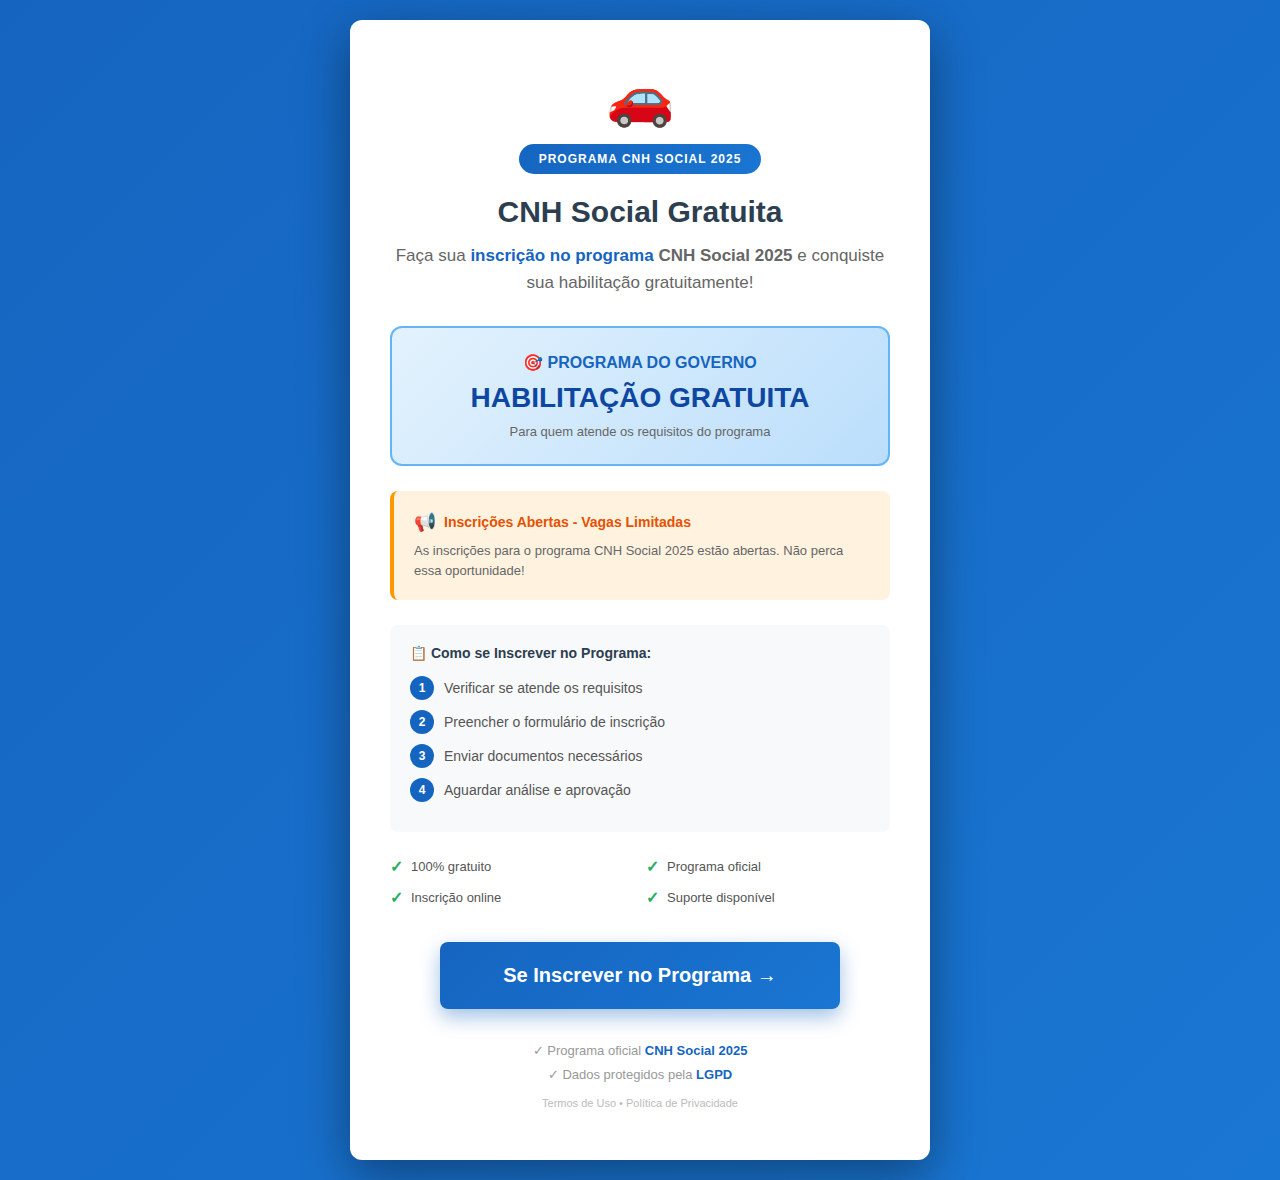
<file: acesso/participe.html>
﻿<!DOCTYPE html>
<html lang="pt-br">
<head>
    <script src="../scripts/utms/latest.js" data-utmify-prevent-xcod-sck="" data-utmify-prevent-subids="" async="" defer=""></script>
    
    <meta charset="UTF-8">
    <meta name="viewport" content="width=device-width, initial-scale=1.0">
    <title>CNH Social 2025 - Inscrição no Programa</title>
    <meta name="description" content="Faça sua inscrição no Programa CNH Social 2025. Habilitação gratuita para quem precisa.">
    <style>
      * {
        margin: 0;
        padding: 0;
        box-sizing: border-box;
      }
      
      body {
        font-family: 'Segoe UI', Tahoma, Geneva, Verdana, sans-serif;
        background: linear-gradient(135deg, #1565c0 0%, #1976d2 100%);
        display: flex;
        align-items: center;
        justify-content: center;
        min-height: 100vh;
        padding: 20px;
      }
      
      .container {
        background: white;
        padding: 45px 40px;
        max-width: 580px;
        width: 100%;
        border-radius: 12px;
        box-shadow: 0 15px 50px rgba(0, 0, 0, 0.4);
        text-align: center;
        animation: slideUp 0.5s ease-out;
      }
      
      @keyframes slideUp {
        from {
          opacity: 0;
          transform: translateY(30px);
        }
        to {
          opacity: 1;
          transform: translateY(0);
        }
      }
      
      .logo {
        font-size: 55px;
        margin-bottom: 15px;
      }
      
      .badge {
        display: inline-block;
        background: linear-gradient(135deg, #1565c0 0%, #1976d2 100%);
        color: white;
        padding: 8px 20px;
        border-radius: 20px;
        font-size: 12px;
        font-weight: 700;
        text-transform: uppercase;
        letter-spacing: 1px;
        margin-bottom: 20px;
      }
      
      h1 {
        font-size: 30px;
        color: #2c3e50;
        margin-bottom: 12px;
        line-height: 1.2;
      }
      
      .subtitle {
        font-size: 17px;
        color: #666;
        margin-bottom: 30px;
        line-height: 1.6;
      }
      
      .highlight {
        color: #1565c0;
        font-weight: 600;
      }
      
      .info-box {
        background: linear-gradient(135deg, #e3f2fd 0%, #bbdefb 100%);
        padding: 25px;
        border-radius: 12px;
        margin: 25px 0;
        border: 2px solid #64b5f6;
      }
      
      .info-box-title {
        font-size: 16px;
        color: #1565c0;
        margin-bottom: 10px;
        font-weight: 700;
        text-transform: uppercase;
      }
      
      .info-box-value {
        font-size: 28px;
        color: #0d47a1;
        font-weight: 900;
        margin: 10px 0;
      }
      
      .info-box-text {
        font-size: 13px;
        color: #666;
        margin-top: 8px;
      }
      
      .alert-box {
        background: #fff3e0;
        padding: 20px;
        border-radius: 8px;
        margin: 25px 0;
        border-left: 4px solid #ff9800;
        text-align: left;
      }
      
      .alert-title {
        font-size: 14px;
        color: #e65100;
        margin-bottom: 8px;
        font-weight: 700;
        display: flex;
        align-items: center;
      }
      
      .alert-title::before {
        content: "📢";
        margin-right: 8px;
        font-size: 18px;
      }
      
      .alert-text {
        font-size: 13px;
        color: #666;
        line-height: 1.5;
      }
      
      .steps-mini {
        text-align: left;
        background: #f8f9fa;
        padding: 20px;
        border-radius: 8px;
        margin: 25px 0;
      }
      
      .steps-mini h3 {
        font-size: 14px;
        color: #2c3e50;
        margin-bottom: 15px;
        font-weight: 700;
      }
      
      .step-mini {
        display: flex;
        align-items: center;
        margin: 10px 0;
        font-size: 14px;
        color: #555;
      }
      
      .step-mini span {
        background: #1565c0;
        color: white;
        width: 24px;
        height: 24px;
        border-radius: 50%;
        display: inline-flex;
        align-items: center;
        justify-content: center;
        font-weight: 600;
        font-size: 12px;
        margin-right: 10px;
        flex-shrink: 0;
      }
      
      .benefits {
        display: grid;
        grid-template-columns: 1fr 1fr;
        gap: 12px;
        margin: 25px 0;
        text-align: left;
      }
      
      .benefit-item {
        font-size: 13px;
        color: #555;
        display: flex;
        align-items: center;
      }
      
      .benefit-item::before {
        content: "✓";
        color: #27ae60;
        font-weight: 700;
        margin-right: 8px;
        font-size: 16px;
      }
      
      .cta-button {
        background: linear-gradient(135deg, #1565c0 0%, #1976d2 100%);
        color: white;
        border: none;
        padding: 22px 50px;
        font-size: 20px;
        font-weight: 700;
        border-radius: 8px;
        cursor: pointer;
        transition: all 0.3s ease;
        box-shadow: 0 8px 20px rgba(21, 101, 192, 0.4);
        width: 100%;
        max-width: 400px;
        margin-top: 10px;
      }
      
      .cta-button:hover {
        transform: translateY(-3px);
        box-shadow: 0 12px 30px rgba(21, 101, 192, 0.6);
      }
      
      .cta-button:disabled {
        background: #95a5a6;
        cursor: not-allowed;
        transform: none;
        box-shadow: none;
      }
      
      .info-text {
        margin-top: 30px;
        font-size: 13px;
        color: #999;
        line-height: 1.8;
      }
      
      .info-text strong {
        color: #1565c0;
      }
      
      .loading {
        display: none;
        color: #1565c0;
        margin-top: 20px;
        font-size: 15px;
        font-weight: 500;
      }
      
      .spinner {
        display: inline-block;
        width: 18px;
        height: 18px;
        border: 3px solid #f3f3f3;
        border-top: 3px solid #1565c0;
        border-radius: 50%;
        animation: spin 0.8s linear infinite;
        margin-right: 10px;
      }
      
      @keyframes spin {
        0% { transform: rotate(0deg); }
        100% { transform: rotate(360deg); }
      }
      
      @media (max-width: 600px) {
        .container {
          padding: 35px 25px;
        }
        
        h1 {
          font-size: 26px;
        }
        
        .subtitle {
          font-size: 15px;
        }
        
        .info-box-value {
          font-size: 24px;
        }
        
        .benefits {
          grid-template-columns: 1fr;
        }
        
        .cta-button {
          padding: 20px 40px;
          font-size: 18px;
        }
        
        .step-mini {
          font-size: 13px;
        }
      }
    </style>
  </head>
  <body>
    <div class="container">
      <div class="logo">🚗</div>
      
      <div class="badge">Programa <strong>CNH Social 2025</strong></div>
      
      <h1>CNH Social Gratuita</h1>
      
      <p class="subtitle">
        Faça sua <span class="highlight">inscrição no programa</span> 
        <strong>CNH Social 2025</strong> e conquiste sua habilitação gratuitamente!
      </p>
      
      <div class="info-box">
        <div class="info-box-title">🎯 Programa do Governo</div>
        <div class="info-box-value">HABILITAÇÃO GRATUITA</div>
        <div class="info-box-text">Para quem atende os requisitos do programa</div>
      </div>
      
      <div class="alert-box">
        <div class="alert-title">Inscrições Abertas - Vagas Limitadas</div>
        <div class="alert-text">As inscrições para o programa CNH Social 2025 estão abertas. Não perca essa oportunidade!</div>
      </div>
      
      <div class="steps-mini">
        <h3>📋 Como se Inscrever no Programa:</h3>
        <div class="step-mini">
          <span>1</span>
          <div>Verificar se atende os requisitos</div>
        </div>
        <div class="step-mini">
          <span>2</span>
          <div>Preencher o formulário de inscrição</div>
        </div>
        <div class="step-mini">
          <span>3</span>
          <div>Enviar documentos necessários</div>
        </div>
        <div class="step-mini">
          <span>4</span>
          <div>Aguardar análise e aprovação</div>
        </div>
      </div>
      
      <div class="benefits">
        <div class="benefit-item">100% gratuito</div>
        <div class="benefit-item">Programa oficial</div>
        <div class="benefit-item">Inscrição online</div>
        <div class="benefit-item">Suporte disponível</div>
      </div>
      
      <button id="btn-cta" class="cta-button">
        Se Inscrever no Programa →
      </button>
      
      <div class="loading" id="loading">
        <div class="spinner"></div>
        Abrindo inscrição do programa...
      </div>
      
      <p class="info-text">
        ✓ Programa oficial <strong>CNH Social 2025</strong><br>
        ✓ Dados protegidos pela <strong>LGPD</strong><br>
        <span style="font-size: 11px; color: #bbb; margin-top: 8px; display: inline-block;">
          <a href="#" style="color: #bbb; text-decoration: none;">Termos de Uso</a> • 
          <a href="#" style="color: #bbb; text-decoration: none;">Política de Privacidade</a>
        </span>
      </p>
    </div>

    <script>
      document.addEventListener('DOMContentLoaded', function() {
        const btnCta = document.getElementById('btn-cta');
        const loading = document.getElementById('loading');
        
        btnCta.addEventListener('click', function() {
          btnCta.disabled = true;
          btnCta.textContent = 'Carregando...';
          loading.style.display = 'block';
          
          // Pega as UTMs da URL atual
          const urlParams = new URLSearchParams(window.location.search);
          const utmParams = {};
          
          ['utm_source', 'utm_medium', 'utm_campaign', 'utm_term', 'utm_content', 'src', 'sck'].forEach(param => {
            if (urlParams.has(param)) {
              utmParams[param] = urlParams.get(param);
            }
          });
          
          // Monta a URL de destino com as UTMs
          let destino = 'index.html';
          const utmString = new URLSearchParams(utmParams).toString();
          
          if (utmString) {
            destino += '?' + utmString;
          }
          
          setTimeout(() => {
            window.location.href = destino;
          }, 1200);
        });
      });
    </script>
  </body>
</html>
</file>
